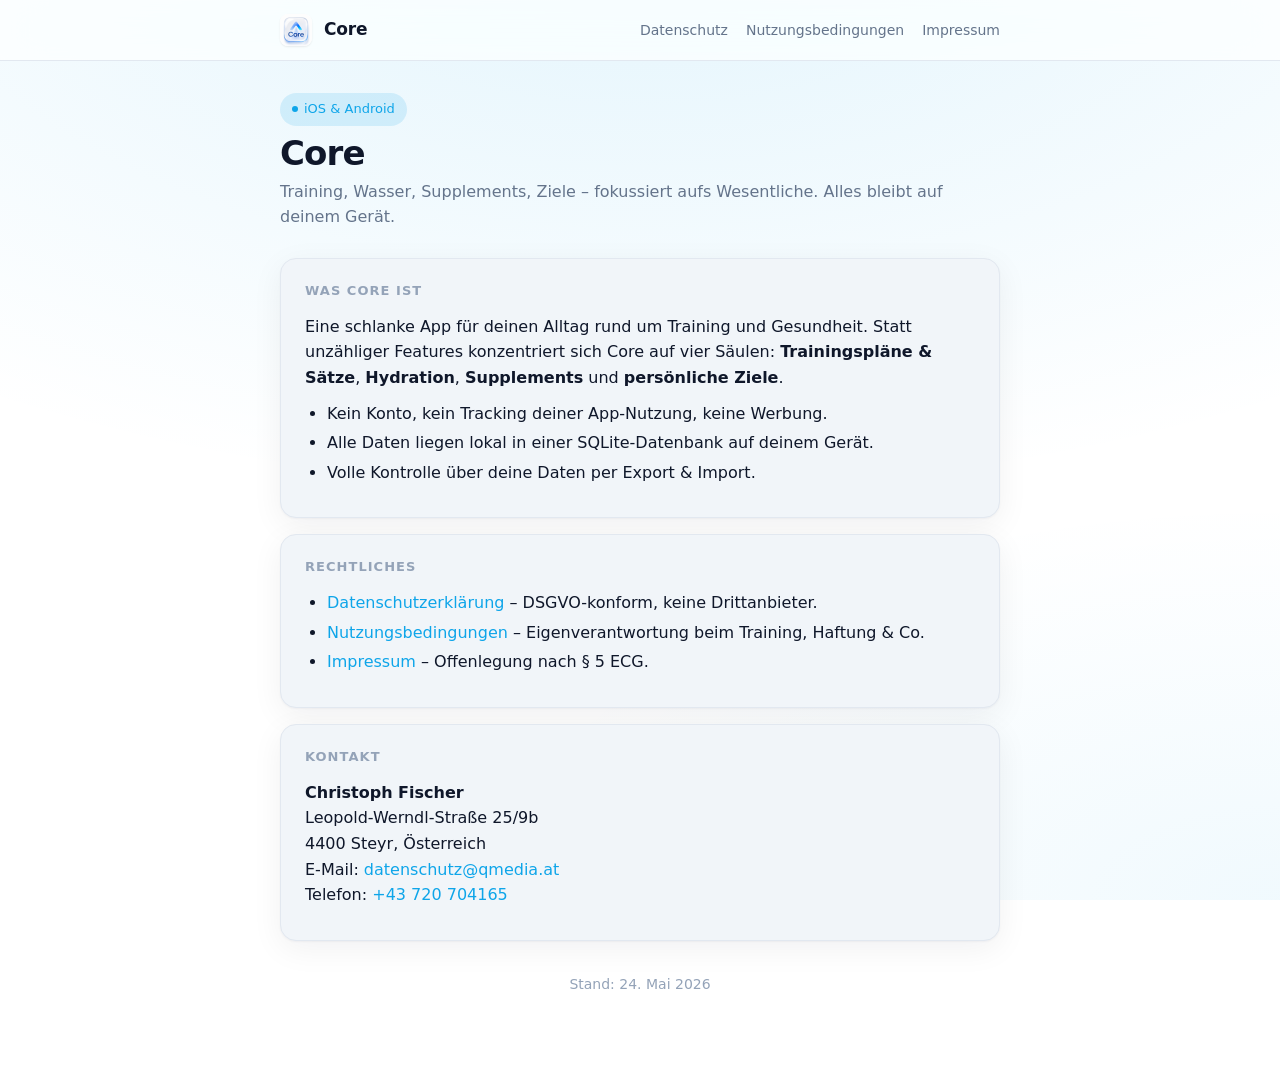
<file: index.html>
<!doctype html>
<html lang="de">
<head>
<meta charset="utf-8" />
<meta name="viewport" content="width=device-width, initial-scale=1, viewport-fit=cover" />
<meta name="color-scheme" content="light dark" />
<meta name="robots" content="index,follow" />
<title>Core – Training, Wasser, Supplements, Ziele</title>
<meta name="description" content="Core ist eine lokal-first App für iOS und Android: Training, Hydration, Supplements und Ziele. Kein Konto, kein Tracking deiner App-Nutzung, keine Werbung." />
<link rel="icon" type="image/png" href="assets/icon.png" />
<link rel="apple-touch-icon" href="assets/icon.png" />
<link rel="stylesheet" href="assets/style.css" />
</head>
<body>
<header>
  <div class="header-inner">
    <img class="logo" src="assets/icon.png" alt="Core" width="32" height="32" />
    <div class="brand"><a href="./">Core</a></div>
    <nav class="header-nav">
      <a href="privacy/">Datenschutz</a>
      <a href="terms/">Nutzungsbedingungen</a>
      <a href="impressum/">Impressum</a>
    </nav>
  </div>
</header>
<main>
  <span class="pill">iOS &amp; Android</span>
  <h1>Core</h1>
  <p class="subtitle">Training, Wasser, Supplements, Ziele – fokussiert aufs Wesentliche. Alles bleibt auf deinem Gerät.</p>

  <div class="card">
    <h2>Was Core ist</h2>
    <p>Eine schlanke App für deinen Alltag rund um Training und Gesundheit. Statt unzähliger Features konzentriert sich Core auf vier Säulen: <strong>Trainingspläne &amp; Sätze</strong>, <strong>Hydration</strong>, <strong>Supplements</strong> und <strong>persönliche Ziele</strong>.</p>
    <ul>
      <li>Kein Konto, kein Tracking deiner App-Nutzung, keine Werbung.</li>
      <li>Alle Daten liegen lokal in einer SQLite-Datenbank auf deinem Gerät.</li>
      <li>Volle Kontrolle über deine Daten per Export &amp; Import.</li>
    </ul>
  </div>

  <div class="card">
    <h2>Rechtliches</h2>
    <ul>
      <li><a href="privacy/">Datenschutzerklärung</a> – DSGVO-konform, keine Drittanbieter.</li>
      <li><a href="terms/">Nutzungsbedingungen</a> – Eigenverantwortung beim Training, Haftung &amp; Co.</li>
      <li><a href="impressum/">Impressum</a> – Offenlegung nach § 5 ECG.</li>
    </ul>
  </div>

  <div class="card">
    <h2>Kontakt</h2>
    <p><strong>Christoph Fischer</strong><br>
    Leopold-Werndl-Straße 25/9b<br>
    4400 Steyr, Österreich<br>
    E-Mail: <a href="mailto:datenschutz@qmedia.at">datenschutz@qmedia.at</a><br>
    Telefon: <a href="tel:+43720704165">+43 720 704165</a></p>
  </div>

  <p class="meta">Stand: 24. Mai 2026</p>
</main>
</body>
</html>
</file>
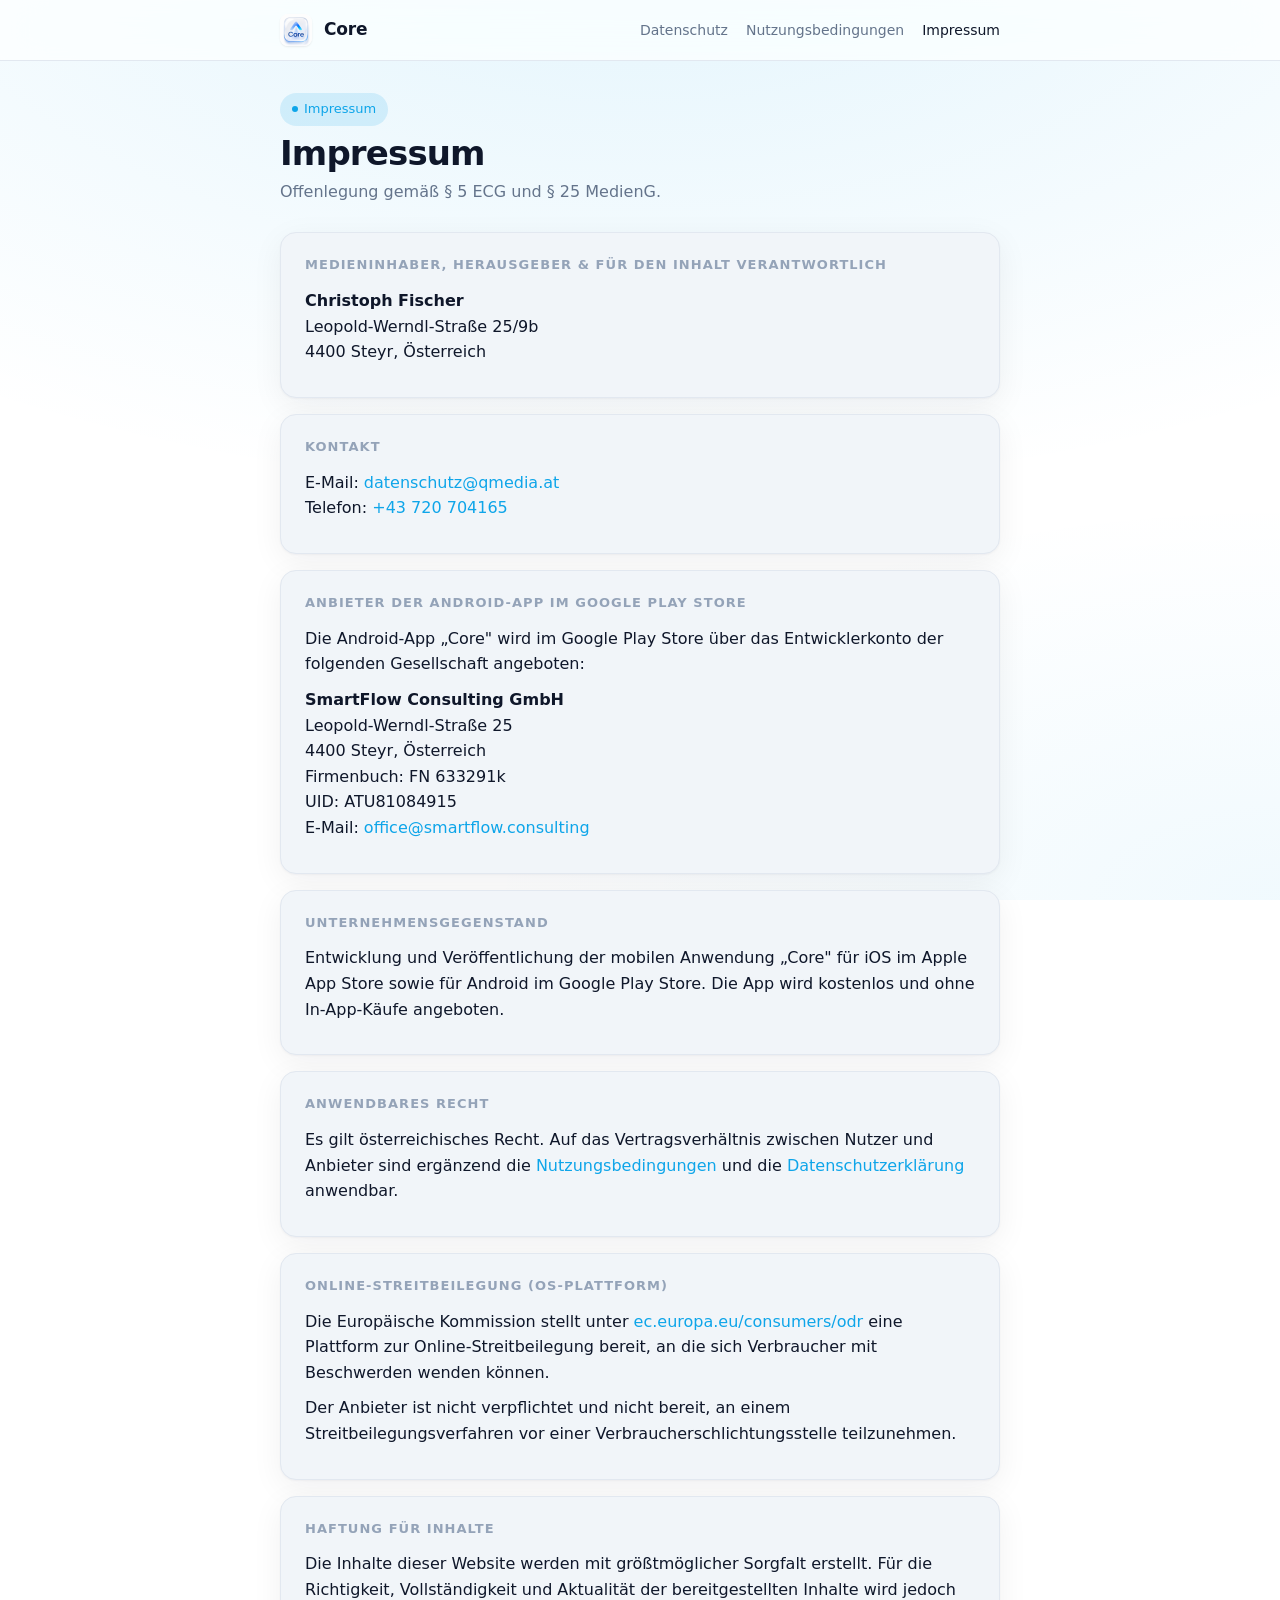
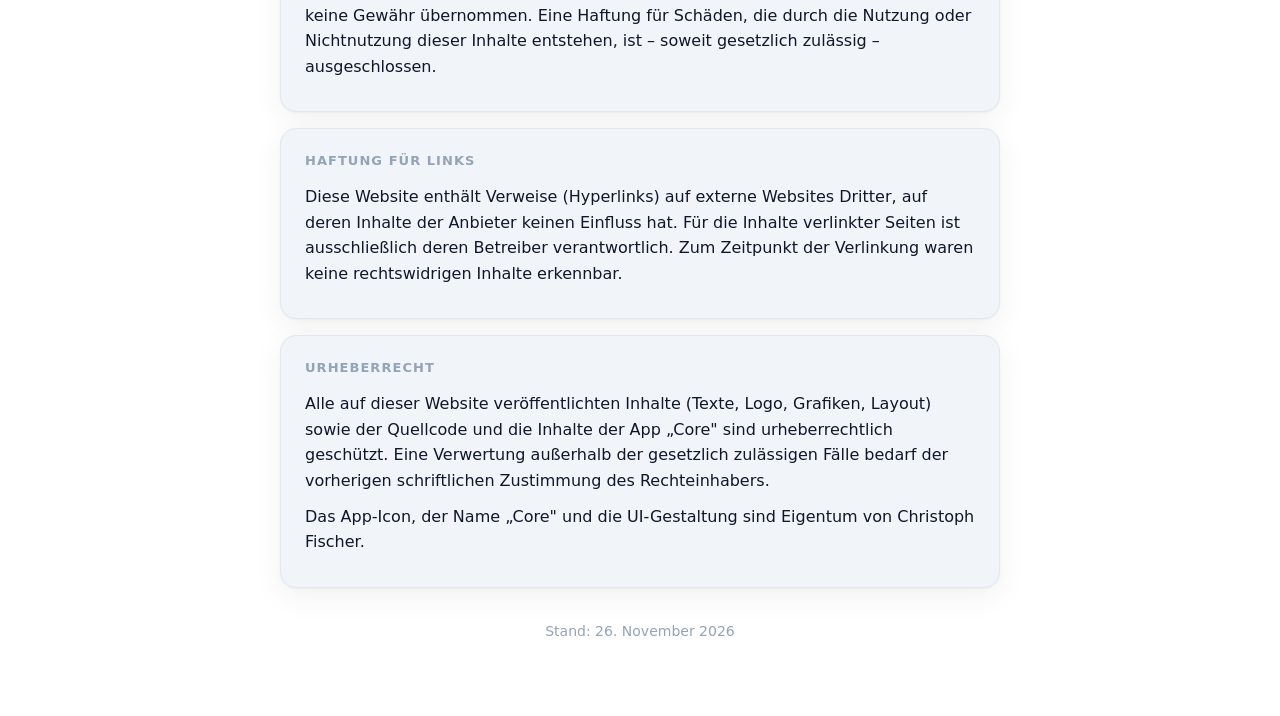
<file: impressum/index.html>
<!doctype html>
<html lang="de">
<head>
<meta charset="utf-8" />
<meta name="viewport" content="width=device-width, initial-scale=1, viewport-fit=cover" />
<meta name="color-scheme" content="light dark" />
<meta name="robots" content="index,follow" />
<title>Impressum – Core</title>
<meta name="description" content="Impressum und Offenlegung gemäß § 5 ECG / § 25 MedienG für die Core App und diese Website." />
<link rel="icon" type="image/png" href="../assets/icon.png" />
<link rel="apple-touch-icon" href="../assets/icon.png" />
<link rel="stylesheet" href="../assets/style.css" />
</head>
<body>
<header>
  <div class="header-inner">
    <img class="logo" src="../assets/icon.png" alt="Core" width="32" height="32" />
    <div class="brand"><a href="../">Core</a></div>
    <nav class="header-nav">
      <a href="../privacy/">Datenschutz</a>
      <a href="../terms/">Nutzungsbedingungen</a>
      <a href="../impressum/" aria-current="page">Impressum</a>
    </nav>
  </div>
</header>
<main>
  <span class="pill">Impressum</span>
  <h1>Impressum</h1>
  <p class="subtitle">Offenlegung gemäß § 5 ECG und § 25 MedienG.</p>

  <div class="card">
    <h2>Medieninhaber, Herausgeber &amp; für den Inhalt verantwortlich</h2>
    <p><strong>Christoph Fischer</strong><br>
    Leopold-Werndl-Straße 25/9b<br>
    4400 Steyr, Österreich</p>
  </div>

  <div class="card">
    <h2>Kontakt</h2>
    <p>E-Mail: <a href="mailto:datenschutz@qmedia.at">datenschutz@qmedia.at</a><br>
    Telefon: <a href="tel:+43720704165">+43 720 704165</a></p>
  </div>

  <div class="card">
    <h2>Anbieter der Android-App im Google Play Store</h2>
    <p>Die Android-App „Core" wird im Google Play Store über das Entwicklerkonto der folgenden Gesellschaft angeboten:</p>
    <p><strong>SmartFlow Consulting GmbH</strong><br>
    Leopold-Werndl-Straße 25<br>
    4400 Steyr, Österreich<br>
    Firmenbuch: FN 633291k<br>
    UID: ATU81084915<br>
    E-Mail: <a href="mailto:office@smartflow.consulting">office@smartflow.consulting</a></p>
  </div>

  <div class="card">
    <h2>Unternehmensgegenstand</h2>
    <p>Entwicklung und Veröffentlichung der mobilen Anwendung „Core" für iOS im Apple App Store sowie für Android im Google Play Store. Die App wird kostenlos und ohne In-App-Käufe angeboten.</p>
  </div>

  <div class="card">
    <h2>Anwendbares Recht</h2>
    <p>Es gilt österreichisches Recht. Auf das Vertragsverhältnis zwischen Nutzer und Anbieter sind ergänzend die <a href="../terms/">Nutzungsbedingungen</a> und die <a href="../privacy/">Datenschutzerklärung</a> anwendbar.</p>
  </div>

  <div class="card">
    <h2>Online-Streitbeilegung (OS-Plattform)</h2>
    <p>Die Europäische Kommission stellt unter <a href="https://ec.europa.eu/consumers/odr" target="_blank" rel="noopener">ec.europa.eu/consumers/odr</a> eine Plattform zur Online-Streitbeilegung bereit, an die sich Verbraucher mit Beschwerden wenden können.</p>
    <p>Der Anbieter ist nicht verpflichtet und nicht bereit, an einem Streitbeilegungsverfahren vor einer Verbraucherschlichtungsstelle teilzunehmen.</p>
  </div>

  <div class="card">
    <h2>Haftung für Inhalte</h2>
    <p>Die Inhalte dieser Website werden mit größtmöglicher Sorgfalt erstellt. Für die Richtigkeit, Vollständigkeit und Aktualität der bereitgestellten Inhalte wird jedoch keine Gewähr übernommen. Eine Haftung für Schäden, die durch die Nutzung oder Nichtnutzung dieser Inhalte entstehen, ist – soweit gesetzlich zulässig – ausgeschlossen.</p>
  </div>

  <div class="card">
    <h2>Haftung für Links</h2>
    <p>Diese Website enthält Verweise (Hyperlinks) auf externe Websites Dritter, auf deren Inhalte der Anbieter keinen Einfluss hat. Für die Inhalte verlinkter Seiten ist ausschließlich deren Betreiber verantwortlich. Zum Zeitpunkt der Verlinkung waren keine rechtswidrigen Inhalte erkennbar.</p>
  </div>

  <div class="card">
    <h2>Urheberrecht</h2>
    <p>Alle auf dieser Website veröffentlichten Inhalte (Texte, Logo, Grafiken, Layout) sowie der Quellcode und die Inhalte der App „Core" sind urheberrechtlich geschützt. Eine Verwertung außerhalb der gesetzlich zulässigen Fälle bedarf der vorherigen schriftlichen Zustimmung des Rechteinhabers.</p>
    <p>Das App-Icon, der Name „Core" und die UI-Gestaltung sind Eigentum von Christoph Fischer.</p>
  </div>

  <p class="meta">Stand: 26. November 2026</p>
</main>
</body>
</html>
</file>
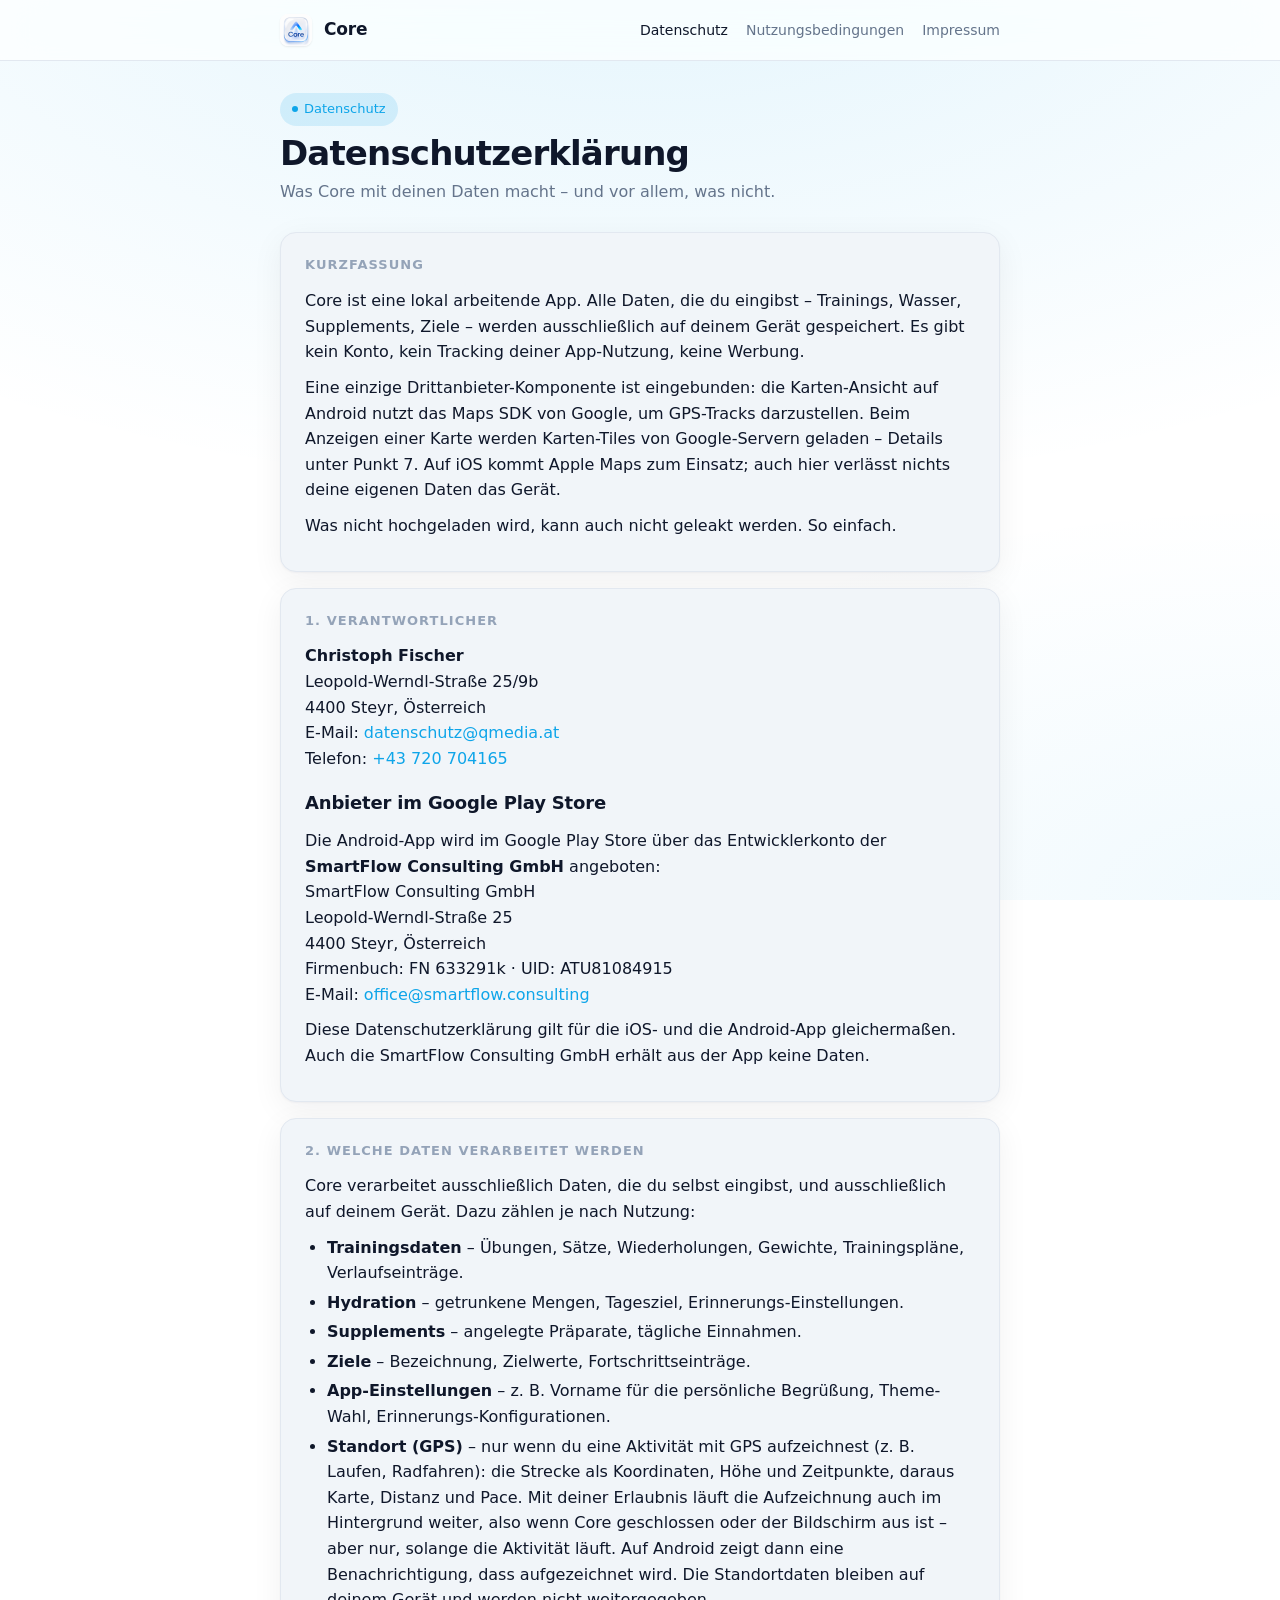
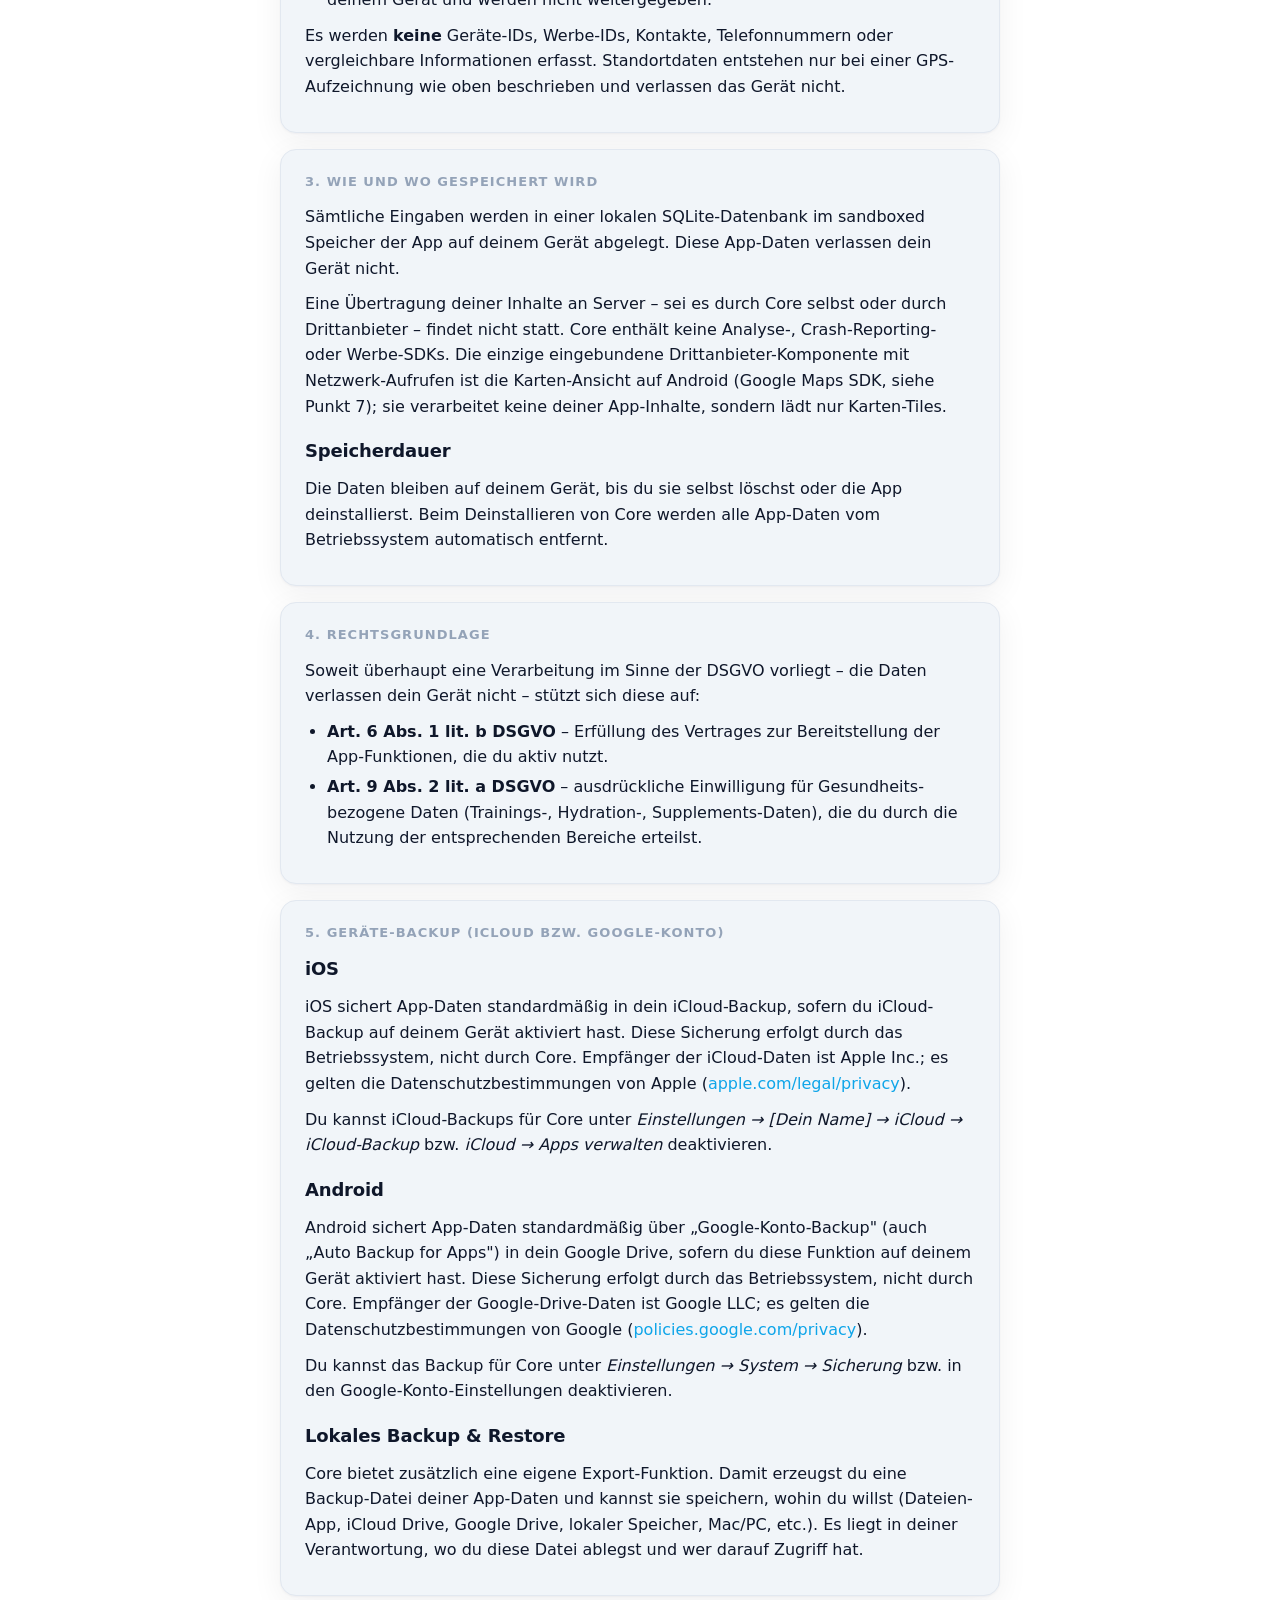
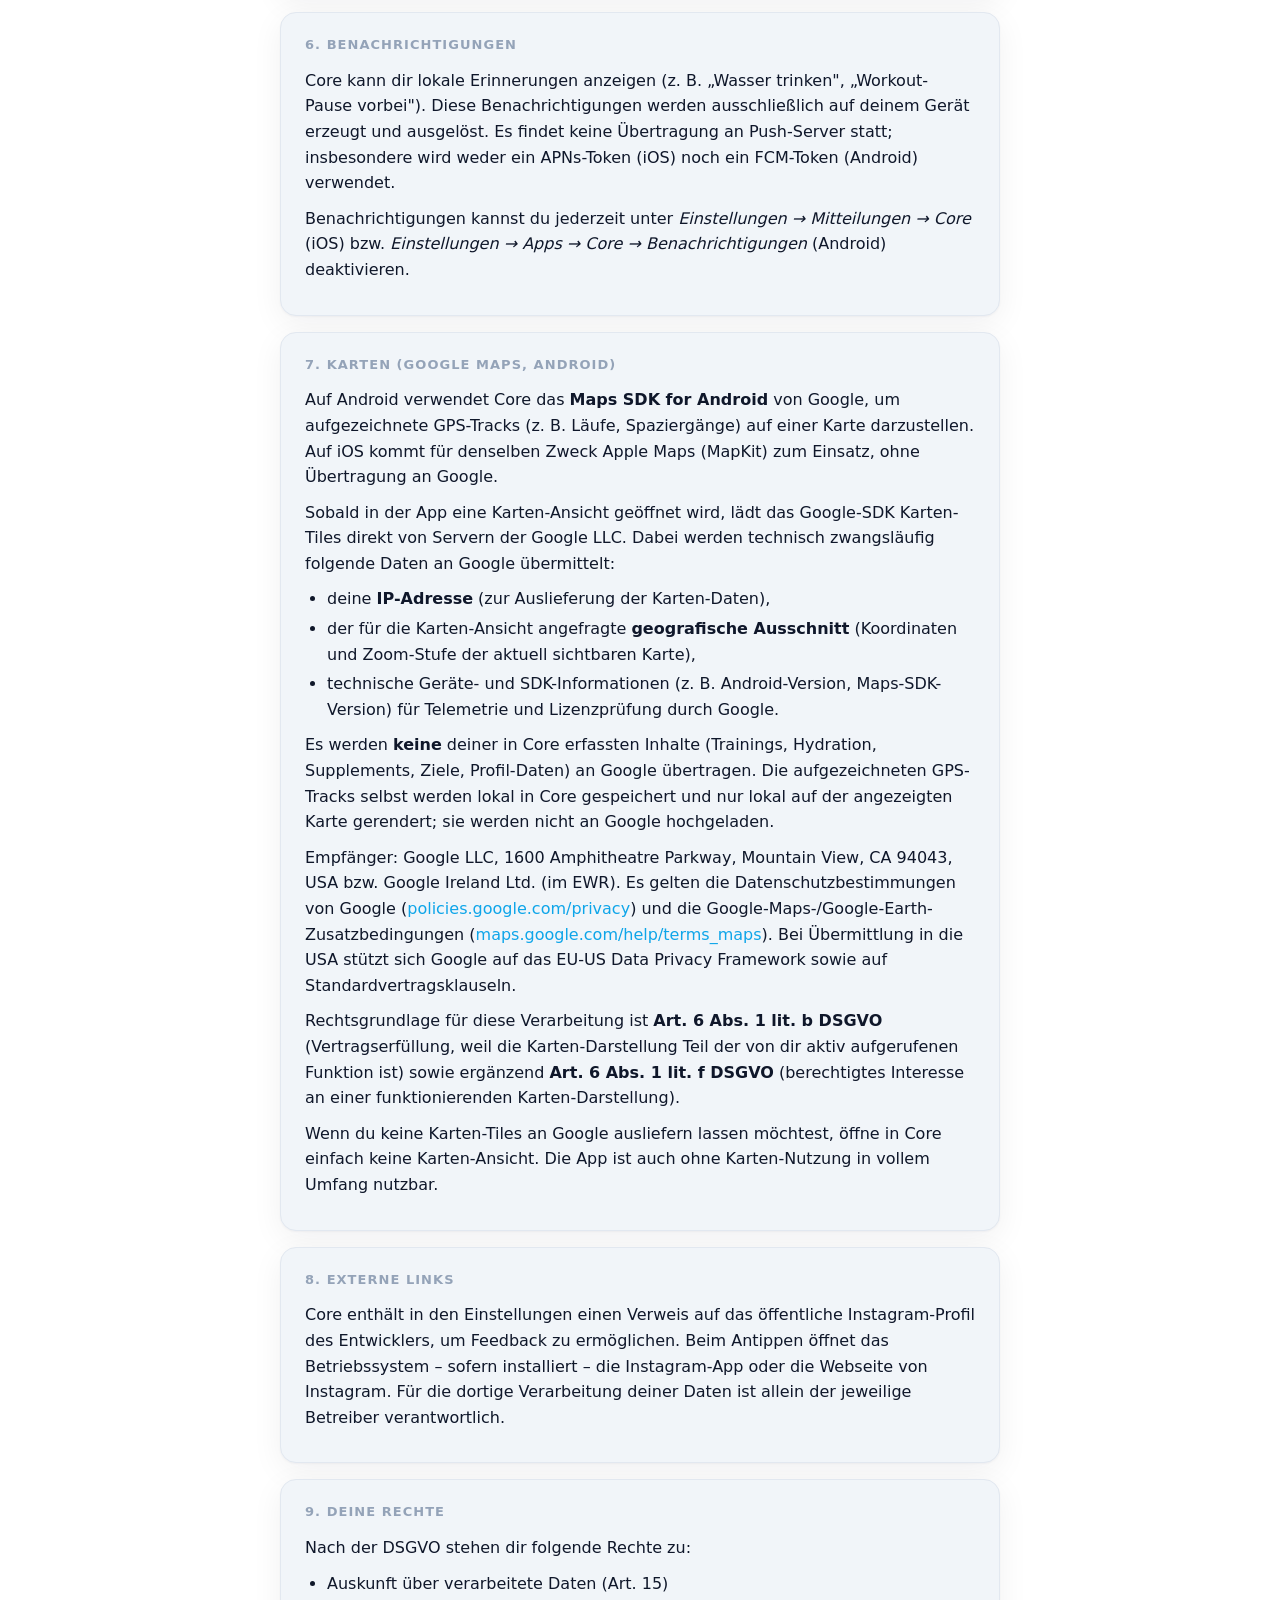
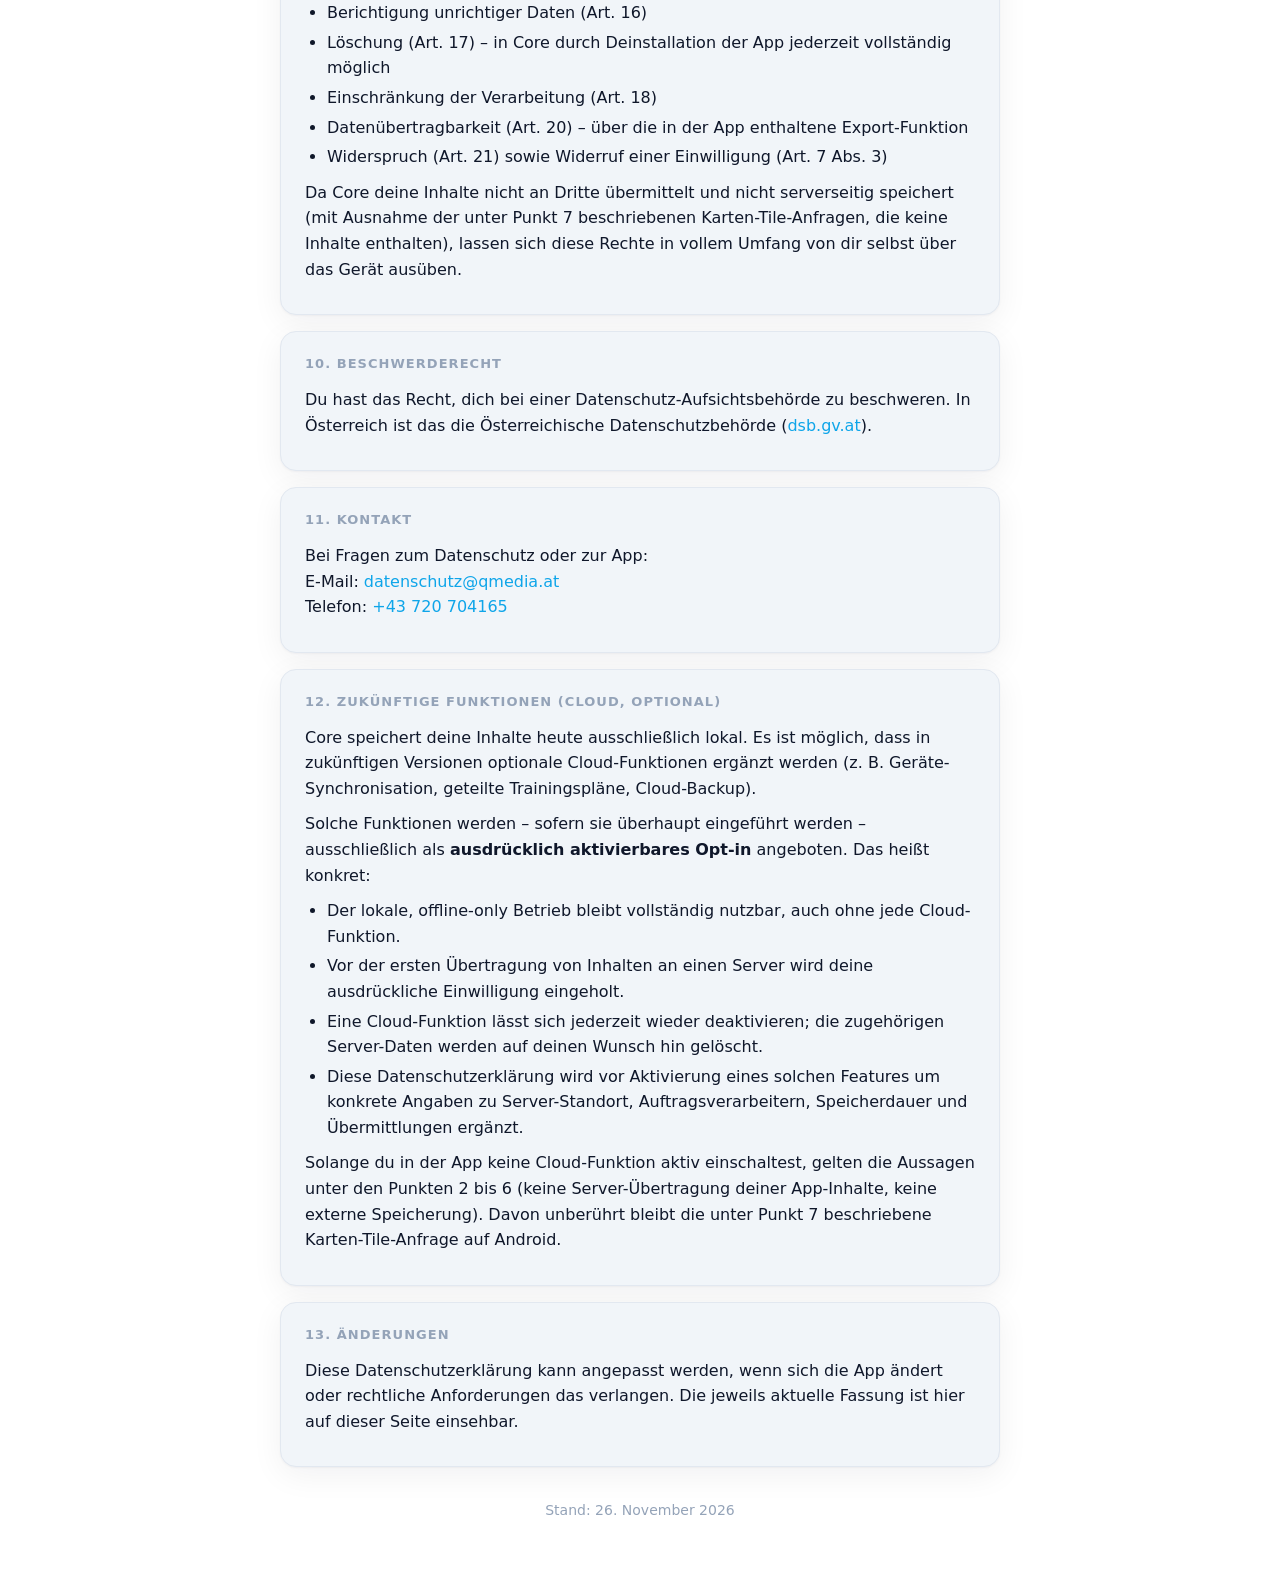
<file: privacy/index.html>
<!doctype html>
<html lang="de">
<head>
<meta charset="utf-8" />
<meta name="viewport" content="width=device-width, initial-scale=1, viewport-fit=cover" />
<meta name="color-scheme" content="light dark" />
<meta name="robots" content="index,follow" />
<title>Datenschutzerklärung – Core</title>
<meta name="description" content="Datenschutzerklärung der Core App. Keine Server, keine Tracker, keine Werbung. Alle Daten bleiben auf deinem Gerät." />
<link rel="icon" type="image/png" href="../assets/icon.png" />
<link rel="apple-touch-icon" href="../assets/icon.png" />
<link rel="stylesheet" href="../assets/style.css" />
</head>
<body>
<header>
  <div class="header-inner">
    <img class="logo" src="../assets/icon.png" alt="Core" width="32" height="32" />
    <div class="brand"><a href="../">Core</a></div>
    <nav class="header-nav">
      <a href="../privacy/" aria-current="page">Datenschutz</a>
      <a href="../terms/">Nutzungsbedingungen</a>
      <a href="../impressum/">Impressum</a>
    </nav>
  </div>
</header>
<main>
  <span class="pill">Datenschutz</span>
  <h1>Datenschutzerklärung</h1>
  <p class="subtitle">Was Core mit deinen Daten macht – und vor allem, was nicht.</p>

  <div class="card">
    <h2>Kurzfassung</h2>
    <p>Core ist eine lokal arbeitende App. Alle Daten, die du eingibst – Trainings, Wasser, Supplements, Ziele – werden ausschließlich auf deinem Gerät gespeichert. Es gibt kein Konto, kein Tracking deiner App-Nutzung, keine Werbung.</p>
    <p>Eine einzige Drittanbieter-Komponente ist eingebunden: die Karten-Ansicht auf Android nutzt das Maps SDK von Google, um GPS-Tracks darzustellen. Beim Anzeigen einer Karte werden Karten-Tiles von Google-Servern geladen – Details unter Punkt 7. Auf iOS kommt Apple Maps zum Einsatz; auch hier verlässt nichts deine eigenen Daten das Gerät.</p>
    <p>Was nicht hochgeladen wird, kann auch nicht geleakt werden. So einfach.</p>
  </div>

  <div class="card">
    <h2>1. Verantwortlicher</h2>
    <p><strong>Christoph Fischer</strong><br>
    Leopold-Werndl-Straße 25/9b<br>
    4400 Steyr, Österreich<br>
    E-Mail: <a href="mailto:datenschutz@qmedia.at">datenschutz@qmedia.at</a><br>
    Telefon: <a href="tel:+43720704165">+43 720 704165</a></p>
    <h3>Anbieter im Google Play Store</h3>
    <p>Die Android-App wird im Google Play Store über das Entwicklerkonto der <strong>SmartFlow Consulting GmbH</strong> angeboten:<br>
    SmartFlow Consulting GmbH<br>
    Leopold-Werndl-Straße 25<br>
    4400 Steyr, Österreich<br>
    Firmenbuch: FN 633291k · UID: ATU81084915<br>
    E-Mail: <a href="mailto:office@smartflow.consulting">office@smartflow.consulting</a></p>
    <p>Diese Datenschutzerklärung gilt für die iOS- und die Android-App gleichermaßen. Auch die SmartFlow Consulting GmbH erhält aus der App keine Daten.</p>
  </div>

  <div class="card">
    <h2>2. Welche Daten verarbeitet werden</h2>
    <p>Core verarbeitet ausschließlich Daten, die du selbst eingibst, und ausschließlich auf deinem Gerät. Dazu zählen je nach Nutzung:</p>
    <ul>
      <li><strong>Trainingsdaten</strong> – Übungen, Sätze, Wiederholungen, Gewichte, Trainingspläne, Verlaufseinträge.</li>
      <li><strong>Hydration</strong> – getrunkene Mengen, Tagesziel, Erinnerungs-Einstellungen.</li>
      <li><strong>Supplements</strong> – angelegte Präparate, tägliche Einnahmen.</li>
      <li><strong>Ziele</strong> – Bezeichnung, Zielwerte, Fortschrittseinträge.</li>
      <li><strong>App-Einstellungen</strong> – z. B. Vorname für die persönliche Begrüßung, Theme-Wahl, Erinnerungs-Konfigurationen.</li>
      <li><strong>Standort (GPS)</strong> – nur wenn du eine Aktivität mit GPS aufzeichnest (z. B. Laufen, Radfahren): die Strecke als Koordinaten, Höhe und Zeitpunkte, daraus Karte, Distanz und Pace. Mit deiner Erlaubnis läuft die Aufzeichnung auch im Hintergrund weiter, also wenn Core geschlossen oder der Bildschirm aus ist – aber nur, solange die Aktivität läuft. Auf Android zeigt dann eine Benachrichtigung, dass aufgezeichnet wird. Die Standortdaten bleiben auf deinem Gerät und werden nicht weitergegeben.</li>
    </ul>
    <p>Es werden <strong>keine</strong> Geräte-IDs, Werbe-IDs, Kontakte, Telefonnummern oder vergleichbare Informationen erfasst. Standortdaten entstehen nur bei einer GPS-Aufzeichnung wie oben beschrieben und verlassen das Gerät nicht.</p>
  </div>

  <div class="card">
    <h2>3. Wie und wo gespeichert wird</h2>
    <p>Sämtliche Eingaben werden in einer lokalen SQLite-Datenbank im sandboxed Speicher der App auf deinem Gerät abgelegt. Diese App-Daten verlassen dein Gerät nicht.</p>
    <p>Eine Übertragung deiner Inhalte an Server – sei es durch Core selbst oder durch Drittanbieter – findet nicht statt. Core enthält keine Analyse-, Crash-Reporting- oder Werbe-SDKs. Die einzige eingebundene Drittanbieter-Komponente mit Netzwerk-Aufrufen ist die Karten-Ansicht auf Android (Google Maps SDK, siehe Punkt 7); sie verarbeitet keine deiner App-Inhalte, sondern lädt nur Karten-Tiles.</p>
    <h3>Speicherdauer</h3>
    <p>Die Daten bleiben auf deinem Gerät, bis du sie selbst löschst oder die App deinstallierst. Beim Deinstallieren von Core werden alle App-Daten vom Betriebssystem automatisch entfernt.</p>
  </div>

  <div class="card">
    <h2>4. Rechtsgrundlage</h2>
    <p>Soweit überhaupt eine Verarbeitung im Sinne der DSGVO vorliegt – die Daten verlassen dein Gerät nicht – stützt sich diese auf:</p>
    <ul>
      <li><strong>Art. 6 Abs. 1 lit. b DSGVO</strong> – Erfüllung des Vertrages zur Bereitstellung der App-Funktionen, die du aktiv nutzt.</li>
      <li><strong>Art. 9 Abs. 2 lit. a DSGVO</strong> – ausdrückliche Einwilligung für Gesundheits-bezogene Daten (Trainings-, Hydration-, Supplements-Daten), die du durch die Nutzung der entsprechenden Bereiche erteilst.</li>
    </ul>
  </div>

  <div class="card">
    <h2>5. Geräte-Backup (iCloud bzw. Google-Konto)</h2>
    <h3>iOS</h3>
    <p>iOS sichert App-Daten standardmäßig in dein iCloud-Backup, sofern du iCloud-Backup auf deinem Gerät aktiviert hast. Diese Sicherung erfolgt durch das Betriebssystem, nicht durch Core. Empfänger der iCloud-Daten ist Apple Inc.; es gelten die Datenschutzbestimmungen von Apple (<a href="https://www.apple.com/legal/privacy/de-ww/" rel="noreferrer">apple.com/legal/privacy</a>).</p>
    <p>Du kannst iCloud-Backups für Core unter <em>Einstellungen → [Dein Name] → iCloud → iCloud-Backup</em> bzw. <em>iCloud → Apps verwalten</em> deaktivieren.</p>
    <h3>Android</h3>
    <p>Android sichert App-Daten standardmäßig über „Google-Konto-Backup" (auch „Auto Backup for Apps") in dein Google Drive, sofern du diese Funktion auf deinem Gerät aktiviert hast. Diese Sicherung erfolgt durch das Betriebssystem, nicht durch Core. Empfänger der Google-Drive-Daten ist Google LLC; es gelten die Datenschutzbestimmungen von Google (<a href="https://policies.google.com/privacy?hl=de" rel="noreferrer">policies.google.com/privacy</a>).</p>
    <p>Du kannst das Backup für Core unter <em>Einstellungen → System → Sicherung</em> bzw. in den Google-Konto-Einstellungen deaktivieren.</p>
    <h3>Lokales Backup &amp; Restore</h3>
    <p>Core bietet zusätzlich eine eigene Export-Funktion. Damit erzeugst du eine Backup-Datei deiner App-Daten und kannst sie speichern, wohin du willst (Dateien-App, iCloud Drive, Google Drive, lokaler Speicher, Mac/PC, etc.). Es liegt in deiner Verantwortung, wo du diese Datei ablegst und wer darauf Zugriff hat.</p>
  </div>

  <div class="card">
    <h2>6. Benachrichtigungen</h2>
    <p>Core kann dir lokale Erinnerungen anzeigen (z. B. „Wasser trinken", „Workout-Pause vorbei"). Diese Benachrichtigungen werden ausschließlich auf deinem Gerät erzeugt und ausgelöst. Es findet keine Übertragung an Push-Server statt; insbesondere wird weder ein APNs-Token (iOS) noch ein FCM-Token (Android) verwendet.</p>
    <p>Benachrichtigungen kannst du jederzeit unter <em>Einstellungen → Mitteilungen → Core</em> (iOS) bzw. <em>Einstellungen → Apps → Core → Benachrichtigungen</em> (Android) deaktivieren.</p>
  </div>

  <div class="card">
    <h2>7. Karten (Google Maps, Android)</h2>
    <p>Auf Android verwendet Core das <strong>Maps SDK for Android</strong> von Google, um aufgezeichnete GPS-Tracks (z. B. Läufe, Spaziergänge) auf einer Karte darzustellen. Auf iOS kommt für denselben Zweck Apple Maps (MapKit) zum Einsatz, ohne Übertragung an Google.</p>
    <p>Sobald in der App eine Karten-Ansicht geöffnet wird, lädt das Google-SDK Karten-Tiles direkt von Servern der Google LLC. Dabei werden technisch zwangsläufig folgende Daten an Google übermittelt:</p>
    <ul>
      <li>deine <strong>IP-Adresse</strong> (zur Auslieferung der Karten-Daten),</li>
      <li>der für die Karten-Ansicht angefragte <strong>geografische Ausschnitt</strong> (Koordinaten und Zoom-Stufe der aktuell sichtbaren Karte),</li>
      <li>technische Geräte- und SDK-Informationen (z. B. Android-Version, Maps-SDK-Version) für Telemetrie und Lizenzprüfung durch Google.</li>
    </ul>
    <p>Es werden <strong>keine</strong> deiner in Core erfassten Inhalte (Trainings, Hydration, Supplements, Ziele, Profil-Daten) an Google übertragen. Die aufgezeichneten GPS-Tracks selbst werden lokal in Core gespeichert und nur lokal auf der angezeigten Karte gerendert; sie werden nicht an Google hochgeladen.</p>
    <p>Empfänger: Google LLC, 1600 Amphitheatre Parkway, Mountain View, CA 94043, USA bzw. Google Ireland Ltd. (im EWR). Es gelten die Datenschutzbestimmungen von Google (<a href="https://policies.google.com/privacy?hl=de" rel="noreferrer">policies.google.com/privacy</a>) und die Google-Maps-/Google-Earth-Zusatzbedingungen (<a href="https://maps.google.com/help/terms_maps/" rel="noreferrer">maps.google.com/help/terms_maps</a>). Bei Übermittlung in die USA stützt sich Google auf das EU-US Data Privacy Framework sowie auf Standardvertragsklauseln.</p>
    <p>Rechtsgrundlage für diese Verarbeitung ist <strong>Art. 6 Abs. 1 lit. b DSGVO</strong> (Vertragserfüllung, weil die Karten-Darstellung Teil der von dir aktiv aufgerufenen Funktion ist) sowie ergänzend <strong>Art. 6 Abs. 1 lit. f DSGVO</strong> (berechtigtes Interesse an einer funktionierenden Karten-Darstellung).</p>
    <p>Wenn du keine Karten-Tiles an Google ausliefern lassen möchtest, öffne in Core einfach keine Karten-Ansicht. Die App ist auch ohne Karten-Nutzung in vollem Umfang nutzbar.</p>
  </div>

  <div class="card">
    <h2>8. Externe Links</h2>
    <p>Core enthält in den Einstellungen einen Verweis auf das öffentliche Instagram-Profil des Entwicklers, um Feedback zu ermöglichen. Beim Antippen öffnet das Betriebssystem – sofern installiert – die Instagram-App oder die Webseite von Instagram. Für die dortige Verarbeitung deiner Daten ist allein der jeweilige Betreiber verantwortlich.</p>
  </div>

  <div class="card">
    <h2>9. Deine Rechte</h2>
    <p>Nach der DSGVO stehen dir folgende Rechte zu:</p>
    <ul>
      <li>Auskunft über verarbeitete Daten (Art. 15)</li>
      <li>Berichtigung unrichtiger Daten (Art. 16)</li>
      <li>Löschung (Art. 17) – in Core durch Deinstallation der App jederzeit vollständig möglich</li>
      <li>Einschränkung der Verarbeitung (Art. 18)</li>
      <li>Datenübertragbarkeit (Art. 20) – über die in der App enthaltene Export-Funktion</li>
      <li>Widerspruch (Art. 21) sowie Widerruf einer Einwilligung (Art. 7 Abs. 3)</li>
    </ul>
    <p>Da Core deine Inhalte nicht an Dritte übermittelt und nicht serverseitig speichert (mit Ausnahme der unter Punkt 7 beschriebenen Karten-Tile-Anfragen, die keine Inhalte enthalten), lassen sich diese Rechte in vollem Umfang von dir selbst über das Gerät ausüben.</p>
  </div>

  <div class="card">
    <h2>10. Beschwerderecht</h2>
    <p>Du hast das Recht, dich bei einer Datenschutz-Aufsichtsbehörde zu beschweren. In Österreich ist das die Österreichische Datenschutzbehörde (<a href="https://www.dsb.gv.at" rel="noreferrer">dsb.gv.at</a>).</p>
  </div>

  <div class="card">
    <h2>11. Kontakt</h2>
    <p>Bei Fragen zum Datenschutz oder zur App:<br>
    E-Mail: <a href="mailto:datenschutz@qmedia.at">datenschutz@qmedia.at</a><br>
    Telefon: <a href="tel:+43720704165">+43 720 704165</a></p>
  </div>

  <div class="card">
    <h2>12. Zukünftige Funktionen (Cloud, optional)</h2>
    <p>Core speichert deine Inhalte heute ausschließlich lokal. Es ist möglich, dass in zukünftigen Versionen optionale Cloud-Funktionen ergänzt werden (z. B. Geräte-Synchronisation, geteilte Trainingspläne, Cloud-Backup).</p>
    <p>Solche Funktionen werden – sofern sie überhaupt eingeführt werden – ausschließlich als <strong>ausdrücklich aktivierbares Opt-in</strong> angeboten. Das heißt konkret:</p>
    <ul>
      <li>Der lokale, offline-only Betrieb bleibt vollständig nutzbar, auch ohne jede Cloud-Funktion.</li>
      <li>Vor der ersten Übertragung von Inhalten an einen Server wird deine ausdrückliche Einwilligung eingeholt.</li>
      <li>Eine Cloud-Funktion lässt sich jederzeit wieder deaktivieren; die zugehörigen Server-Daten werden auf deinen Wunsch hin gelöscht.</li>
      <li>Diese Datenschutzerklärung wird vor Aktivierung eines solchen Features um konkrete Angaben zu Server-Standort, Auftragsverarbeitern, Speicherdauer und Übermittlungen ergänzt.</li>
    </ul>
    <p>Solange du in der App keine Cloud-Funktion aktiv einschaltest, gelten die Aussagen unter den Punkten 2 bis 6 (keine Server-Übertragung deiner App-Inhalte, keine externe Speicherung). Davon unberührt bleibt die unter Punkt 7 beschriebene Karten-Tile-Anfrage auf Android.</p>
  </div>

  <div class="card">
    <h2>13. Änderungen</h2>
    <p>Diese Datenschutzerklärung kann angepasst werden, wenn sich die App ändert oder rechtliche Anforderungen das verlangen. Die jeweils aktuelle Fassung ist hier auf dieser Seite einsehbar.</p>
  </div>

  <p class="meta">Stand: 26. November 2026</p>
</main>
</body>
</html>
</file>
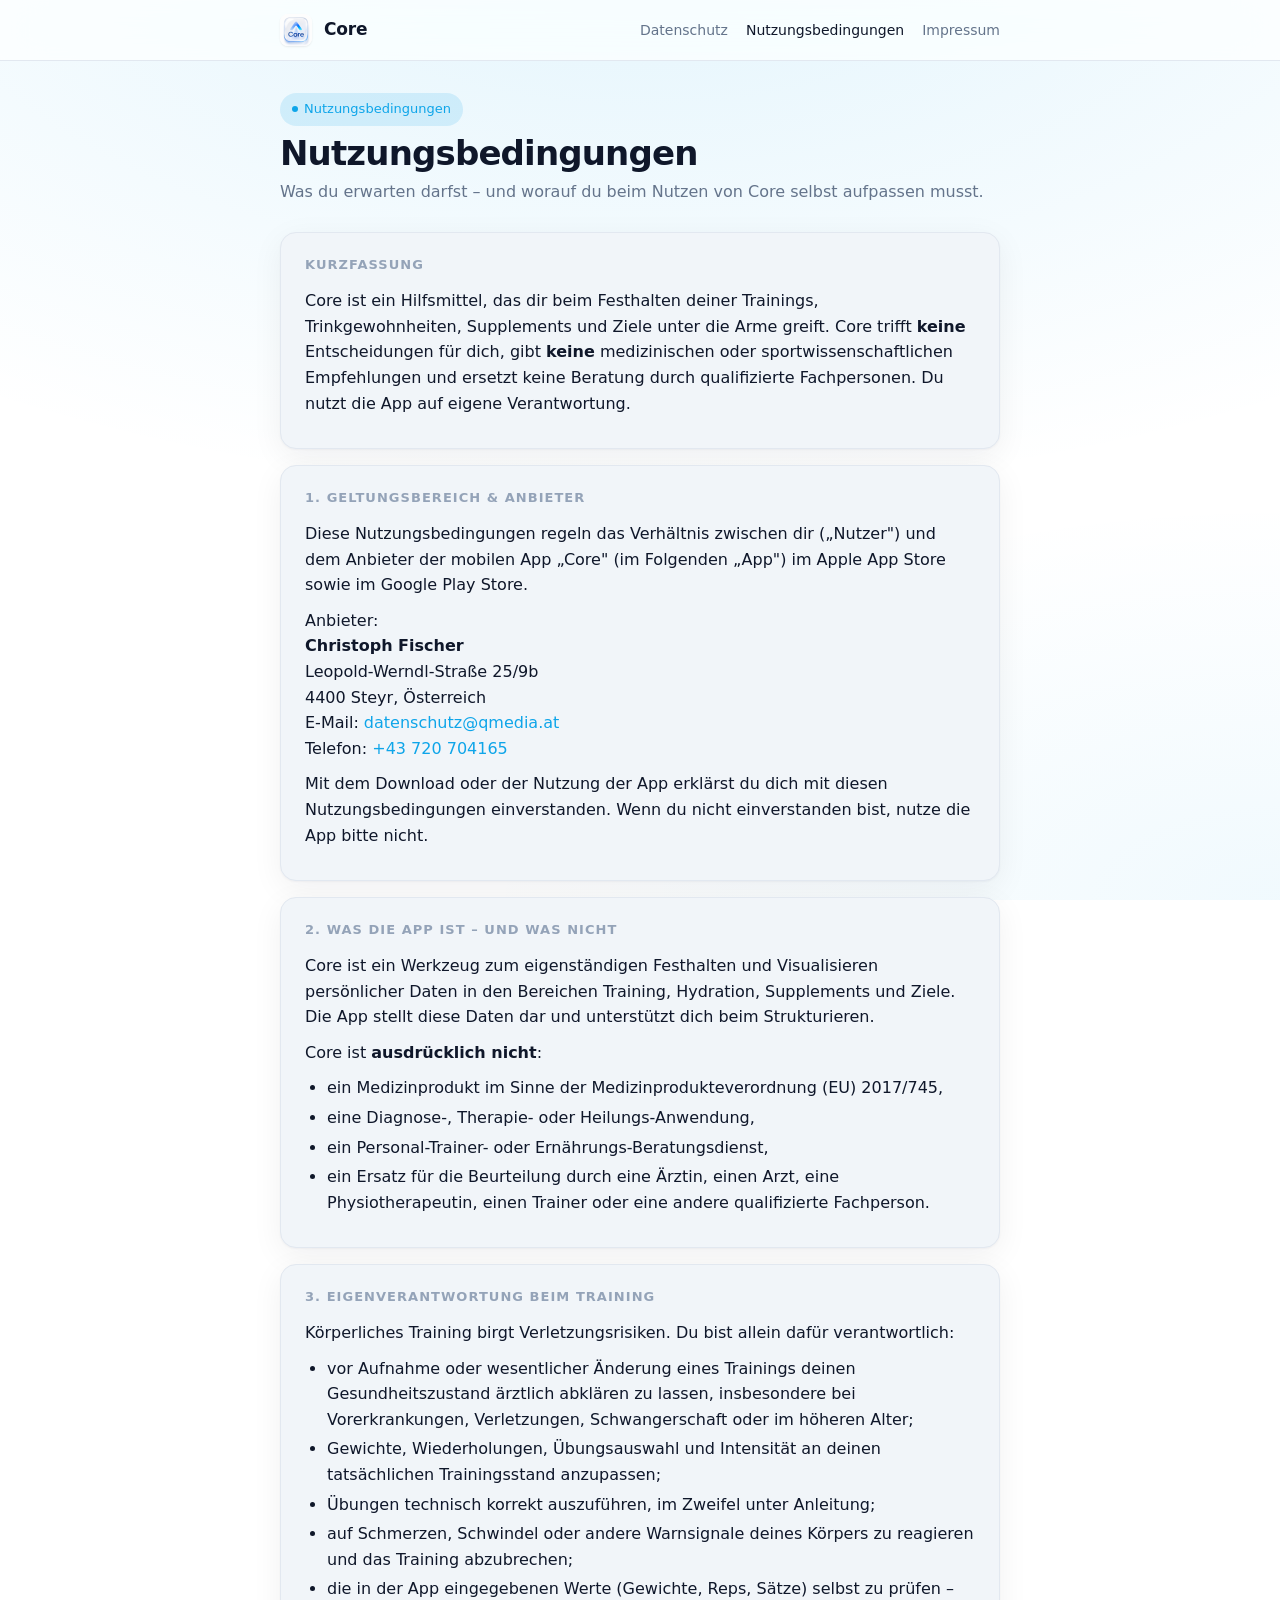
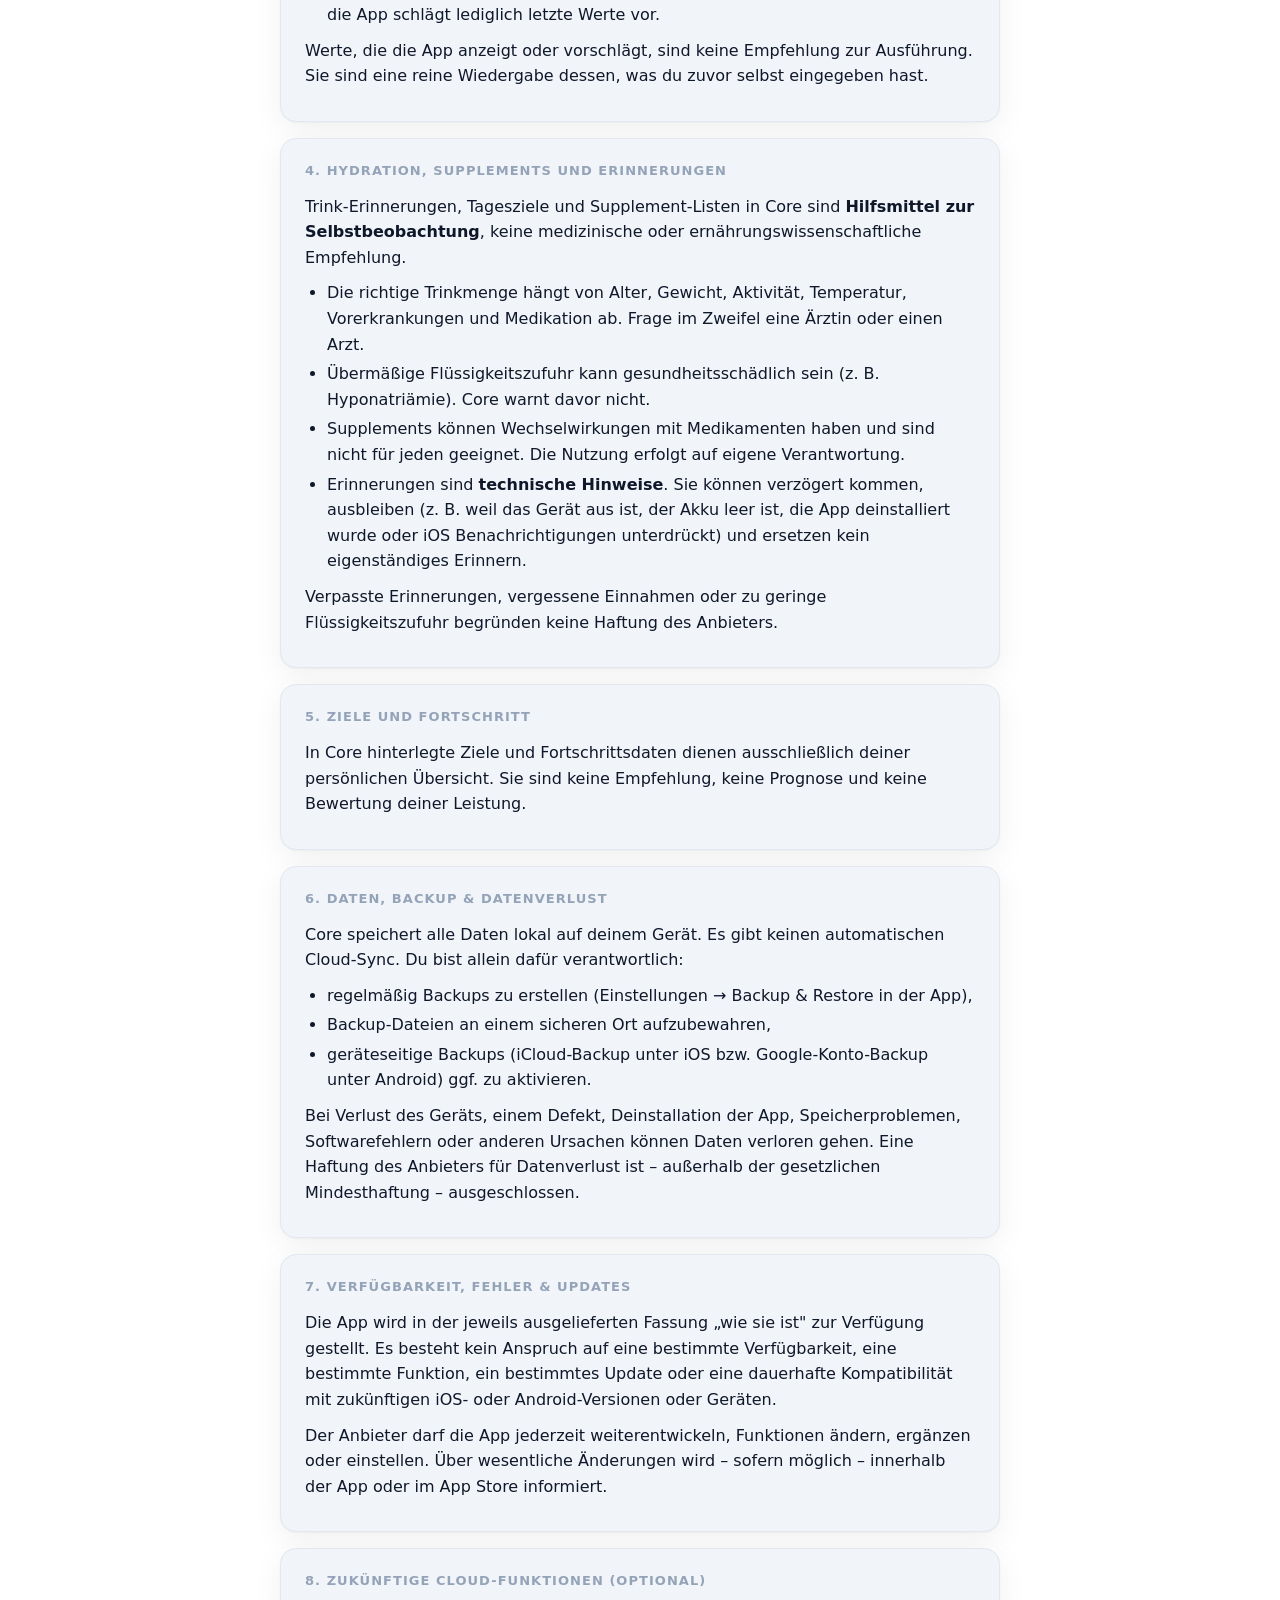
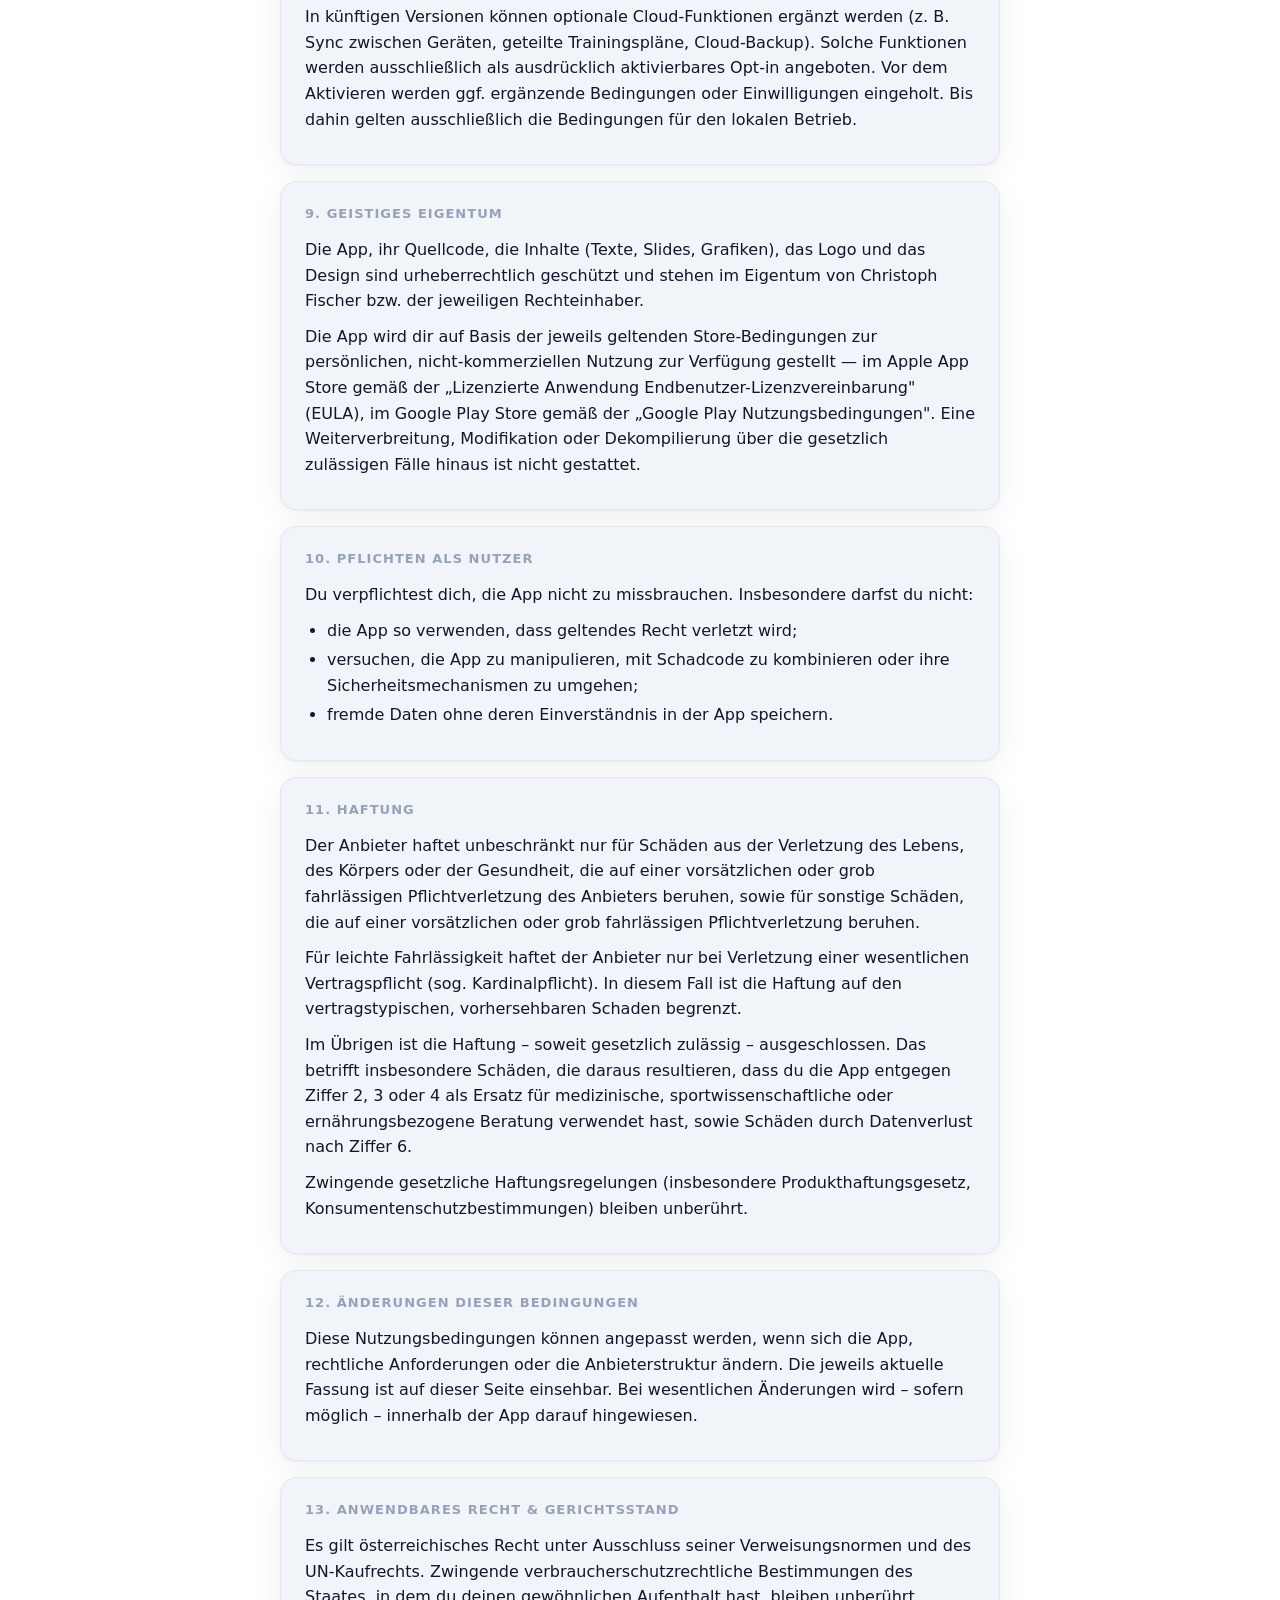
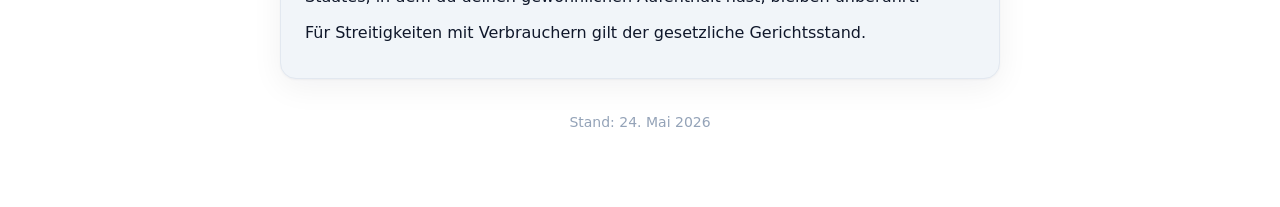
<file: terms/index.html>
<!doctype html>
<html lang="de">
<head>
<meta charset="utf-8" />
<meta name="viewport" content="width=device-width, initial-scale=1, viewport-fit=cover" />
<meta name="color-scheme" content="light dark" />
<meta name="robots" content="index,follow" />
<title>Nutzungsbedingungen – Core</title>
<meta name="description" content="Nutzungsbedingungen der Core App: Eigenverantwortung, Haftungsausschluss, kein Ersatz für medizinische Beratung." />
<link rel="icon" type="image/png" href="../assets/icon.png" />
<link rel="apple-touch-icon" href="../assets/icon.png" />
<link rel="stylesheet" href="../assets/style.css" />
</head>
<body>
<header>
  <div class="header-inner">
    <img class="logo" src="../assets/icon.png" alt="Core" width="32" height="32" />
    <div class="brand"><a href="../">Core</a></div>
    <nav class="header-nav">
      <a href="../privacy/">Datenschutz</a>
      <a href="../terms/" aria-current="page">Nutzungsbedingungen</a>
      <a href="../impressum/">Impressum</a>
    </nav>
  </div>
</header>
<main>
  <span class="pill">Nutzungsbedingungen</span>
  <h1>Nutzungsbedingungen</h1>
  <p class="subtitle">Was du erwarten darfst – und worauf du beim Nutzen von Core selbst aufpassen musst.</p>

  <div class="card">
    <h2>Kurzfassung</h2>
    <p>Core ist ein Hilfsmittel, das dir beim Festhalten deiner Trainings, Trinkgewohnheiten, Supplements und Ziele unter die Arme greift. Core trifft <strong>keine</strong> Entscheidungen für dich, gibt <strong>keine</strong> medizinischen oder sportwissenschaftlichen Empfehlungen und ersetzt keine Beratung durch qualifizierte Fachpersonen. Du nutzt die App auf eigene Verantwortung.</p>
  </div>

  <div class="card">
    <h2>1. Geltungsbereich &amp; Anbieter</h2>
    <p>Diese Nutzungsbedingungen regeln das Verhältnis zwischen dir („Nutzer") und dem Anbieter der mobilen App „Core" (im Folgenden „App") im Apple App Store sowie im Google Play Store.</p>
    <p>Anbieter:<br>
    <strong>Christoph Fischer</strong><br>
    Leopold-Werndl-Straße 25/9b<br>
    4400 Steyr, Österreich<br>
    E-Mail: <a href="mailto:datenschutz@qmedia.at">datenschutz@qmedia.at</a><br>
    Telefon: <a href="tel:+43720704165">+43 720 704165</a></p>
    <p>Mit dem Download oder der Nutzung der App erklärst du dich mit diesen Nutzungsbedingungen einverstanden. Wenn du nicht einverstanden bist, nutze die App bitte nicht.</p>
  </div>

  <div class="card">
    <h2>2. Was die App ist – und was nicht</h2>
    <p>Core ist ein Werkzeug zum eigenständigen Festhalten und Visualisieren persönlicher Daten in den Bereichen Training, Hydration, Supplements und Ziele. Die App stellt diese Daten dar und unterstützt dich beim Strukturieren.</p>
    <p>Core ist <strong>ausdrücklich nicht</strong>:</p>
    <ul>
      <li>ein Medizinprodukt im Sinne der Medizinprodukteverordnung (EU) 2017/745,</li>
      <li>eine Diagnose-, Therapie- oder Heilungs-Anwendung,</li>
      <li>ein Personal-Trainer- oder Ernährungs-Beratungsdienst,</li>
      <li>ein Ersatz für die Beurteilung durch eine Ärztin, einen Arzt, eine Physiotherapeutin, einen Trainer oder eine andere qualifizierte Fachperson.</li>
    </ul>
  </div>

  <div class="card">
    <h2>3. Eigenverantwortung beim Training</h2>
    <p>Körperliches Training birgt Verletzungsrisiken. Du bist allein dafür verantwortlich:</p>
    <ul>
      <li>vor Aufnahme oder wesentlicher Änderung eines Trainings deinen Gesundheitszustand ärztlich abklären zu lassen, insbesondere bei Vorerkrankungen, Verletzungen, Schwangerschaft oder im höheren Alter;</li>
      <li>Gewichte, Wiederholungen, Übungsauswahl und Intensität an deinen tatsächlichen Trainingsstand anzupassen;</li>
      <li>Übungen technisch korrekt auszuführen, im Zweifel unter Anleitung;</li>
      <li>auf Schmerzen, Schwindel oder andere Warnsignale deines Körpers zu reagieren und das Training abzubrechen;</li>
      <li>die in der App eingegebenen Werte (Gewichte, Reps, Sätze) selbst zu prüfen – die App schlägt lediglich letzte Werte vor.</li>
    </ul>
    <p>Werte, die die App anzeigt oder vorschlägt, sind keine Empfehlung zur Ausführung. Sie sind eine reine Wiedergabe dessen, was du zuvor selbst eingegeben hast.</p>
  </div>

  <div class="card">
    <h2>4. Hydration, Supplements und Erinnerungen</h2>
    <p>Trink-Erinnerungen, Tagesziele und Supplement-Listen in Core sind <strong>Hilfsmittel zur Selbstbeobachtung</strong>, keine medizinische oder ernährungswissenschaftliche Empfehlung.</p>
    <ul>
      <li>Die richtige Trinkmenge hängt von Alter, Gewicht, Aktivität, Temperatur, Vorerkrankungen und Medikation ab. Frage im Zweifel eine Ärztin oder einen Arzt.</li>
      <li>Übermäßige Flüssigkeitszufuhr kann gesundheitsschädlich sein (z. B. Hyponatriämie). Core warnt davor nicht.</li>
      <li>Supplements können Wechselwirkungen mit Medikamenten haben und sind nicht für jeden geeignet. Die Nutzung erfolgt auf eigene Verantwortung.</li>
      <li>Erinnerungen sind <strong>technische Hinweise</strong>. Sie können verzögert kommen, ausbleiben (z. B. weil das Gerät aus ist, der Akku leer ist, die App deinstalliert wurde oder iOS Benachrichtigungen unterdrückt) und ersetzen kein eigenständiges Erinnern.</li>
    </ul>
    <p>Verpasste Erinnerungen, vergessene Einnahmen oder zu geringe Flüssigkeitszufuhr begründen keine Haftung des Anbieters.</p>
  </div>

  <div class="card">
    <h2>5. Ziele und Fortschritt</h2>
    <p>In Core hinterlegte Ziele und Fortschrittsdaten dienen ausschließlich deiner persönlichen Übersicht. Sie sind keine Empfehlung, keine Prognose und keine Bewertung deiner Leistung.</p>
  </div>

  <div class="card">
    <h2>6. Daten, Backup &amp; Datenverlust</h2>
    <p>Core speichert alle Daten lokal auf deinem Gerät. Es gibt keinen automatischen Cloud-Sync. Du bist allein dafür verantwortlich:</p>
    <ul>
      <li>regelmäßig Backups zu erstellen (Einstellungen → Backup &amp; Restore in der App),</li>
      <li>Backup-Dateien an einem sicheren Ort aufzubewahren,</li>
      <li>geräteseitige Backups (iCloud-Backup unter iOS bzw. Google-Konto-Backup unter Android) ggf. zu aktivieren.</li>
    </ul>
    <p>Bei Verlust des Geräts, einem Defekt, Deinstallation der App, Speicherproblemen, Softwarefehlern oder anderen Ursachen können Daten verloren gehen. Eine Haftung des Anbieters für Datenverlust ist – außerhalb der gesetzlichen Mindesthaftung – ausgeschlossen.</p>
  </div>

  <div class="card">
    <h2>7. Verfügbarkeit, Fehler &amp; Updates</h2>
    <p>Die App wird in der jeweils ausgelieferten Fassung „wie sie ist" zur Verfügung gestellt. Es besteht kein Anspruch auf eine bestimmte Verfügbarkeit, eine bestimmte Funktion, ein bestimmtes Update oder eine dauerhafte Kompatibilität mit zukünftigen iOS- oder Android-Versionen oder Geräten.</p>
    <p>Der Anbieter darf die App jederzeit weiterentwickeln, Funktionen ändern, ergänzen oder einstellen. Über wesentliche Änderungen wird – sofern möglich – innerhalb der App oder im App Store informiert.</p>
  </div>

  <div class="card">
    <h2>8. Zukünftige Cloud-Funktionen (optional)</h2>
    <p>In künftigen Versionen können optionale Cloud-Funktionen ergänzt werden (z. B. Sync zwischen Geräten, geteilte Trainingspläne, Cloud-Backup). Solche Funktionen werden ausschließlich als ausdrücklich aktivierbares Opt-in angeboten. Vor dem Aktivieren werden ggf. ergänzende Bedingungen oder Einwilligungen eingeholt. Bis dahin gelten ausschließlich die Bedingungen für den lokalen Betrieb.</p>
  </div>

  <div class="card">
    <h2>9. Geistiges Eigentum</h2>
    <p>Die App, ihr Quellcode, die Inhalte (Texte, Slides, Grafiken), das Logo und das Design sind urheberrechtlich geschützt und stehen im Eigentum von Christoph Fischer bzw. der jeweiligen Rechteinhaber.</p>
    <p>Die App wird dir auf Basis der jeweils geltenden Store-Bedingungen zur persönlichen, nicht-kommerziellen Nutzung zur Verfügung gestellt — im Apple App Store gemäß der „Lizenzierte Anwendung Endbenutzer-Lizenzvereinbarung" (EULA), im Google Play Store gemäß der „Google Play Nutzungsbedingungen". Eine Weiterverbreitung, Modifikation oder Dekompilierung über die gesetzlich zulässigen Fälle hinaus ist nicht gestattet.</p>
  </div>

  <div class="card">
    <h2>10. Pflichten als Nutzer</h2>
    <p>Du verpflichtest dich, die App nicht zu missbrauchen. Insbesondere darfst du nicht:</p>
    <ul>
      <li>die App so verwenden, dass geltendes Recht verletzt wird;</li>
      <li>versuchen, die App zu manipulieren, mit Schadcode zu kombinieren oder ihre Sicherheitsmechanismen zu umgehen;</li>
      <li>fremde Daten ohne deren Einverständnis in der App speichern.</li>
    </ul>
  </div>

  <div class="card">
    <h2>11. Haftung</h2>
    <p>Der Anbieter haftet unbeschränkt nur für Schäden aus der Verletzung des Lebens, des Körpers oder der Gesundheit, die auf einer vorsätzlichen oder grob fahrlässigen Pflichtverletzung des Anbieters beruhen, sowie für sonstige Schäden, die auf einer vorsätzlichen oder grob fahrlässigen Pflichtverletzung beruhen.</p>
    <p>Für leichte Fahrlässigkeit haftet der Anbieter nur bei Verletzung einer wesentlichen Vertragspflicht (sog. Kardinalpflicht). In diesem Fall ist die Haftung auf den vertragstypischen, vorhersehbaren Schaden begrenzt.</p>
    <p>Im Übrigen ist die Haftung – soweit gesetzlich zulässig – ausgeschlossen. Das betrifft insbesondere Schäden, die daraus resultieren, dass du die App entgegen Ziffer 2, 3 oder 4 als Ersatz für medizinische, sportwissenschaftliche oder ernährungsbezogene Beratung verwendet hast, sowie Schäden durch Datenverlust nach Ziffer 6.</p>
    <p>Zwingende gesetzliche Haftungsregelungen (insbesondere Produkthaftungsgesetz, Konsumentenschutzbestimmungen) bleiben unberührt.</p>
  </div>

  <div class="card">
    <h2>12. Änderungen dieser Bedingungen</h2>
    <p>Diese Nutzungsbedingungen können angepasst werden, wenn sich die App, rechtliche Anforderungen oder die Anbieterstruktur ändern. Die jeweils aktuelle Fassung ist auf dieser Seite einsehbar. Bei wesentlichen Änderungen wird – sofern möglich – innerhalb der App darauf hingewiesen.</p>
  </div>

  <div class="card">
    <h2>13. Anwendbares Recht &amp; Gerichtsstand</h2>
    <p>Es gilt österreichisches Recht unter Ausschluss seiner Verweisungsnormen und des UN-Kaufrechts. Zwingende verbraucherschutzrechtliche Bestimmungen des Staates, in dem du deinen gewöhnlichen Aufenthalt hast, bleiben unberührt.</p>
    <p>Für Streitigkeiten mit Verbrauchern gilt der gesetzliche Gerichtsstand.</p>
  </div>

  <p class="meta">Stand: 24. Mai 2026</p>
</main>
</body>
</html>
</file>
<file: assets/style.css>
:root {
  --bg: #ffffff;
  --bg-secondary: #f8fafc;
  --card: #f1f5f9;
  --border: #e2e8f0;
  --text: #0f172a;
  --text-secondary: #64748b;
  --text-muted: #94a3b8;
  --accent: #0ea5e9;
  --accent-fg: #ffffff;
  --glass: rgba(255, 255, 255, 0.72);
  --shadow: 0 1px 2px rgba(15, 23, 42, 0.04), 0 8px 32px rgba(15, 23, 42, 0.06);
}
@media (prefers-color-scheme: dark) {
  :root {
    --bg: #0b0f17;
    --bg-secondary: #141a26;
    --card: #1e2535;
    --border: #2d3748;
    --text: #f1f5f9;
    --text-secondary: #94a3b8;
    --text-muted: #64748b;
    --glass: rgba(20, 26, 38, 0.72);
    --shadow: 0 1px 2px rgba(0, 0, 0, 0.3), 0 8px 32px rgba(0, 0, 0, 0.4);
  }
}
* { box-sizing: border-box; }
html, body { margin: 0; padding: 0; }
body {
  background: var(--bg);
  color: var(--text);
  font-family: -apple-system, BlinkMacSystemFont, "SF Pro Text", "Segoe UI", system-ui, sans-serif;
  font-size: 16px;
  line-height: 1.6;
  -webkit-font-smoothing: antialiased;
  -webkit-text-size-adjust: 100%;
  background-image:
    radial-gradient(1200px 600px at 50% -100px, color-mix(in srgb, var(--accent) 12%, transparent), transparent),
    radial-gradient(800px 400px at 100% 100%, color-mix(in srgb, var(--accent) 6%, transparent), transparent);
  background-attachment: fixed;
  min-height: 100vh;
}
header {
  position: sticky; top: 0; z-index: 10;
  backdrop-filter: saturate(180%) blur(20px);
  -webkit-backdrop-filter: saturate(180%) blur(20px);
  background: var(--glass);
  border-bottom: 1px solid var(--border);
}
.header-inner {
  max-width: 760px; margin: 0 auto;
  padding: 14px 20px; display: flex; align-items: center; gap: 12px;
  flex-wrap: wrap;
}
.logo {
  width: 32px; height: 32px; border-radius: 8px;
  object-fit: cover; display: block;
  box-shadow: 0 1px 2px rgba(0,0,0,0.08);
}
.brand { font-weight: 600; font-size: 17px; letter-spacing: -0.01em; }
.brand a { color: inherit; text-decoration: none; }
.header-nav { margin-left: auto; display: flex; flex-wrap: wrap; gap: 8px 18px; font-size: 14px; }
.header-nav a { color: var(--text-secondary); text-decoration: none; }
.header-nav a:hover { color: var(--text); }
.header-nav a[aria-current="page"] { color: var(--text); font-weight: 500; }
main {
  max-width: 760px; margin: 0 auto;
  padding: 32px 20px 64px;
}
h1 {
  font-size: 34px; line-height: 1.15; letter-spacing: -0.025em;
  margin: 8px 0 6px; font-weight: 700;
}
.subtitle { color: var(--text-secondary); margin: 0 0 28px; }
.card {
  background: var(--card); border: 1px solid var(--border);
  border-radius: 16px; padding: 22px 24px; margin: 16px 0;
  box-shadow: var(--shadow);
}
.card h2 {
  margin: 0 0 12px; font-size: 13px; font-weight: 600;
  letter-spacing: 0.08em; text-transform: uppercase;
  color: var(--text-muted);
}
.card h2 + * { margin-top: 0; }
h3 {
  font-size: 18px; font-weight: 600; letter-spacing: -0.01em;
  margin: 18px 0 8px;
}
p { margin: 10px 0; }
ul { padding-left: 22px; margin: 10px 0; }
li { margin: 4px 0; }
a { color: var(--accent); text-decoration: none; }
a:hover { text-decoration: underline; }
code {
  background: var(--bg-secondary); padding: 2px 6px; border-radius: 6px;
  font-family: ui-monospace, "SF Mono", Menlo, monospace; font-size: 13.5px;
}
.meta { color: var(--text-muted); font-size: 14px; margin-top: 32px; text-align: center; }
.pill {
  display: inline-flex; align-items: center; gap: 6px;
  padding: 6px 12px; border-radius: 999px; font-size: 13px;
  background: color-mix(in srgb, var(--accent) 14%, transparent);
  color: var(--accent); font-weight: 500;
}
.pill::before {
  content: ""; width: 6px; height: 6px; border-radius: 50%;
  background: var(--accent);
}
.callout {
  border-left: 3px solid var(--accent);
  background: color-mix(in srgb, var(--accent) 8%, transparent);
  padding: 14px 18px; border-radius: 10px; margin: 14px 0;
}
.callout strong { color: var(--text); }
hr.sep { border: none; border-top: 1px solid var(--border); margin: 14px 0; }
</file>
